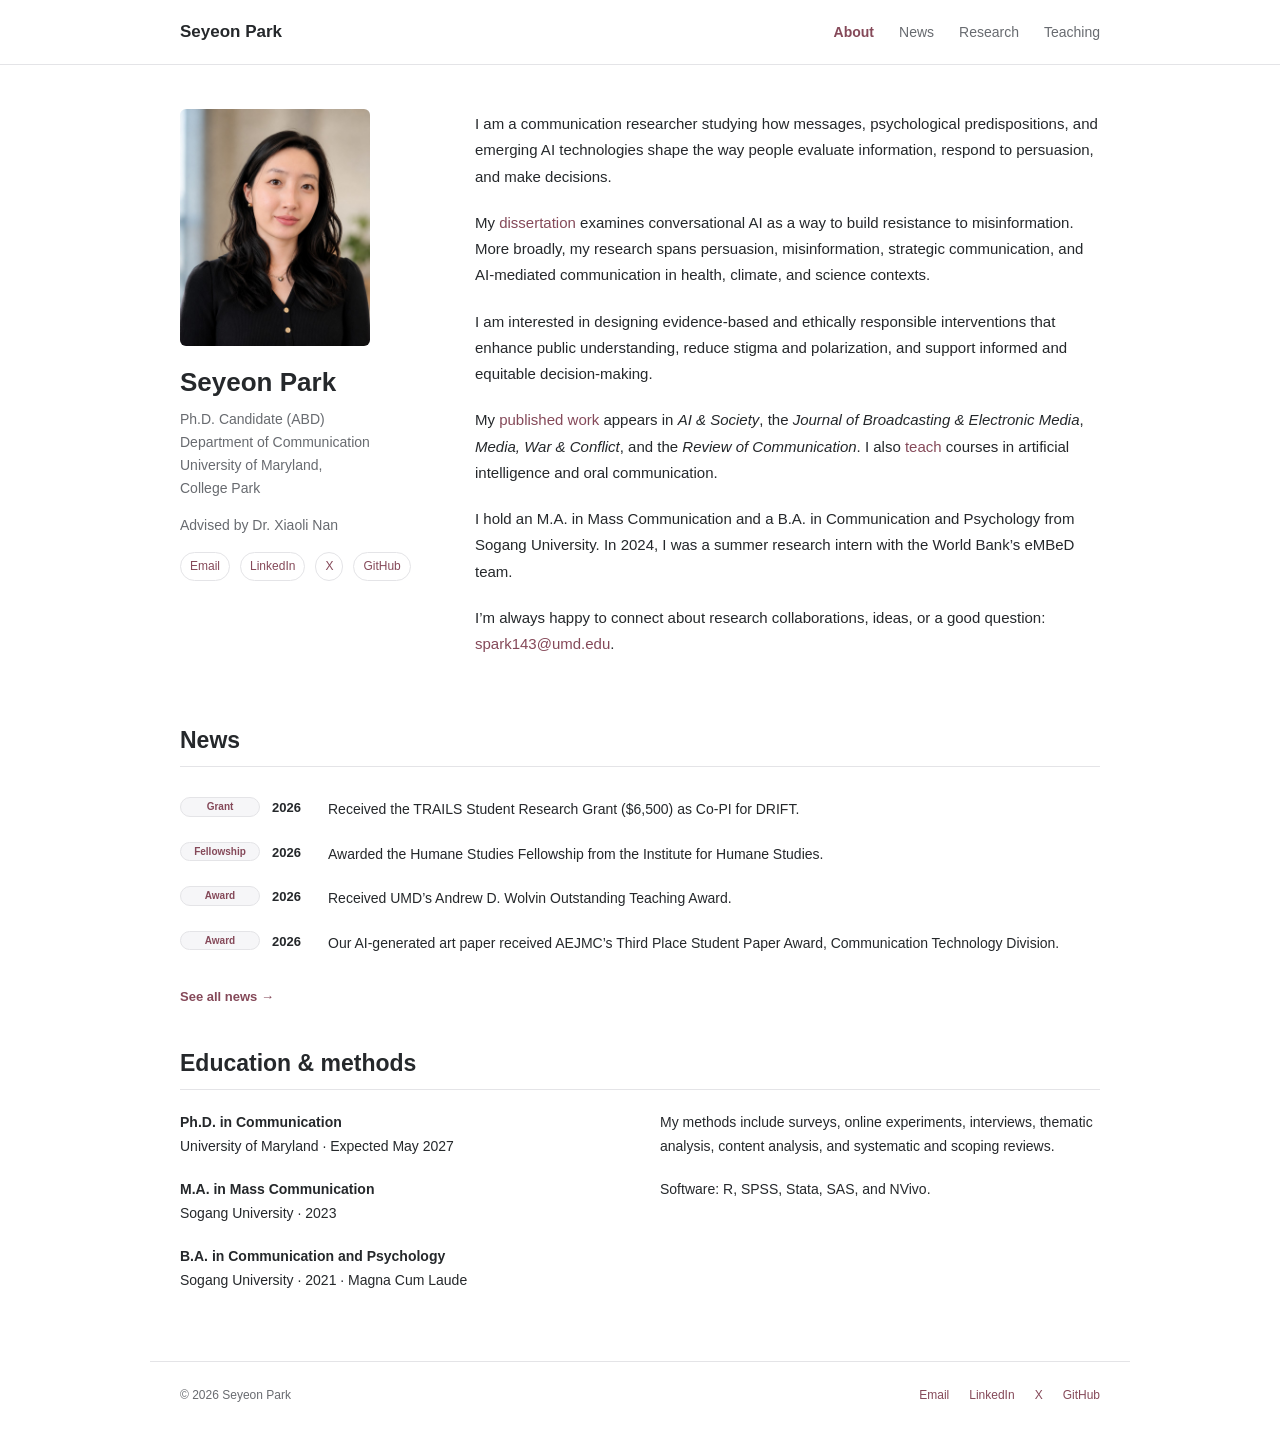
<file: index.html>
<!doctype html><html lang="en"><head><meta charset="utf-8"><meta name="viewport" content="width=device-width, initial-scale=1"><title>About — Seyeon Park</title><meta name="description" content="Seyeon Park, Ph.D. candidate in Communication at the University of Maryland. Research, teaching, and academic news."><link rel="stylesheet" href="academic.css?v=1"></head><body><a class="skip" href="#main">Skip to content</a><header><nav class="shell" aria-label="Main navigation"><a class="brand" href="index.html">Seyeon Park</a><div class="nav-links"><a href="index.html#about" aria-current="page">About</a><a href="news.html">News</a><a href="research.html">Research</a><a href="teaching.html">Teaching</a></div></nav></header><main id="main" class="shell"><section class="about-grid" id="about"><aside class="profile"><img src="portrait.jpg" alt="Portrait of Seyeon Park" width="800" height="1000" fetchpriority="high"><h1>Seyeon Park</h1><p>Ph.D. Candidate (ABD)<br>Department of Communication<br>University of Maryland,<br>College Park</p><p>Advised by Dr. Xiaoli Nan</p><div class="profile-links"><a href="mailto:spark143@umd.edu">Email</a><a href="https://www.linkedin.com/in/seyeon-park-784335153">LinkedIn</a><a href="https://x.com/seyeppi">X</a><a href="https://github.com/seyeon0330-netizen">GitHub</a></div></aside><div class="bio"><p>I am a communication researcher studying how messages, psychological predispositions, and emerging AI technologies shape the way people evaluate information, respond to persuasion, and make decisions.</p><p>My <a href="research.html#projects">dissertation</a> examines conversational AI as a way to build resistance to misinformation. More broadly, my research spans persuasion, misinformation, strategic communication, and AI-mediated communication in health, climate, and science contexts.</p><p>I am interested in designing evidence-based and ethically responsible interventions that enhance public understanding, reduce stigma and polarization, and support informed and equitable decision-making.</p><p>My <a href="research.html#publications">published work</a> appears in <em>AI &amp; Society</em>, the <em>Journal of Broadcasting &amp; Electronic Media</em>, <em>Media, War &amp; Conflict</em>, and the <em>Review of Communication</em>. I also <a href="teaching.html">teach</a> courses in artificial intelligence and oral communication.</p><p>I hold an M.A. in Mass Communication and a B.A. in Communication and Psychology from Sogang University. In 2024, I was a summer research intern with the World Bank’s eMBeD team.</p><p>I’m always happy to connect about research collaborations, ideas, or a good question: <a href="mailto:spark143@umd.edu">spark143@umd.edu</a>.</p></div></section><section class="home-news" id="news"><h2>News</h2><ul class="compact-news"><li><span class="badge">Grant</span><strong>2026</strong><span>Received the TRAILS Student Research Grant ($6,500) as Co-PI for DRIFT.</span></li><li><span class="badge">Fellowship</span><strong>2026</strong><span>Awarded the Humane Studies Fellowship from the Institute for Humane Studies.</span></li><li><span class="badge">Award</span><strong>2026</strong><span>Received UMD’s Andrew D. Wolvin Outstanding Teaching Award.</span></li><li><span class="badge">Award</span><strong>2026</strong><span>Our AI-generated art paper received AEJMC’s Third Place Student Paper Award, Communication Technology Division.</span></li></ul><a class="more" href="news.html">See all news →</a></section><section class="education-home" id="background"><h2>Education &amp; methods</h2><div class="two-column"><div><p><strong>Ph.D. in Communication</strong><br>University of Maryland · Expected May 2027</p><p><strong>M.A. in Mass Communication</strong><br>Sogang University · 2023</p><p><strong>B.A. in Communication and Psychology</strong><br>Sogang University · 2021 · Magna Cum Laude</p></div><div><p>My methods include surveys, online experiments, interviews, thematic analysis, content analysis, and systematic and scoping reviews.</p><p>Software: R, SPSS, Stata, SAS, and NVivo.</p></div></div></section></main><footer class="shell"><span>© 2026 Seyeon Park</span><a href="mailto:spark143@umd.edu">Email</a><a href="https://www.linkedin.com/in/seyeon-park-784335153">LinkedIn</a><a href="https://x.com/seyeppi">X</a><a href="https://github.com/seyeon0330-netizen">GitHub</a></footer></body></html>
</file>
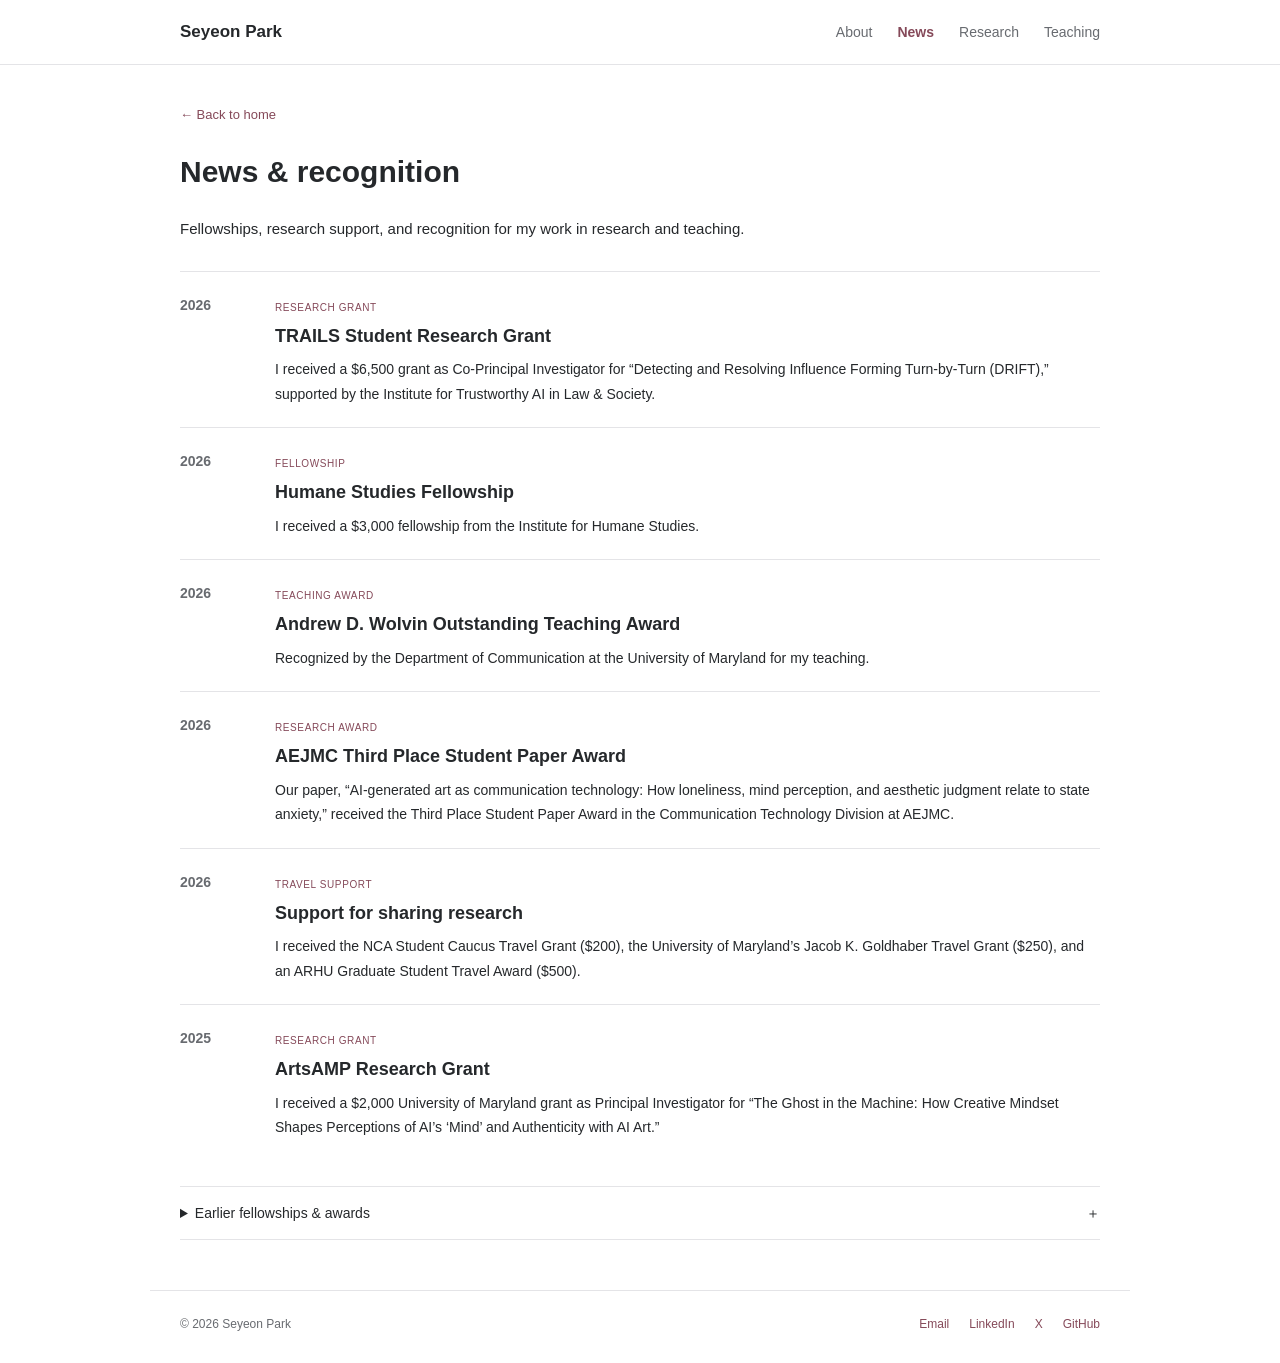
<file: news.html>
<!doctype html><html lang="en"><head><meta charset="utf-8"><meta name="viewport" content="width=device-width, initial-scale=1"><title>News — Seyeon Park</title><meta name="description" content="Seyeon Park, Ph.D. candidate in Communication at the University of Maryland. Research, teaching, and academic news."><link rel="stylesheet" href="academic.css?v=1"></head><body><a class="skip" href="#main">Skip to content</a><header><nav class="shell" aria-label="Main navigation"><a class="brand" href="index.html">Seyeon Park</a><div class="nav-links"><a href="index.html#about">About</a><a href="news.html" aria-current="page">News</a><a href="research.html">Research</a><a href="teaching.html">Teaching</a></div></nav></header><main id="main" class="shell"><a class="back" href="index.html">← Back to home</a><section class="news wrap" id="news" aria-labelledby="news-title"><h1 id="news-title">News &amp; recognition</h1><p class="page-intro">Fellowships, research support, and recognition for my work in research and teaching.</p><ol class="news-list">
<li><time datetime="2026">2026</time><div><span class="news-category">RESEARCH GRANT</span><h3>TRAILS Student Research Grant</h3><p>I received a $6,500 grant as Co-Principal Investigator for “Detecting and Resolving Influence Forming Turn-by-Turn (DRIFT),” supported by the Institute for Trustworthy AI in Law &amp; Society.</p></div></li>
<li><time datetime="2026">2026</time><div><span class="news-category">FELLOWSHIP</span><h3>Humane Studies Fellowship</h3><p>I received a $3,000 fellowship from the Institute for Humane Studies.</p></div></li>
<li><time datetime="2026">2026</time><div><span class="news-category">TEACHING AWARD</span><h3>Andrew D. Wolvin Outstanding Teaching Award</h3><p>Recognized by the Department of Communication at the University of Maryland for my teaching.</p></div></li>
<li><time datetime="2026">2026</time><div><span class="news-category">RESEARCH AWARD</span><h3>AEJMC Third Place Student Paper Award</h3><p>Our paper, “AI-generated art as communication technology: How loneliness, mind perception, and aesthetic judgment relate to state anxiety,” received the Third Place Student Paper Award in the Communication Technology Division at AEJMC.</p></div></li>
<li><time datetime="2026">2026</time><div><span class="news-category">TRAVEL SUPPORT</span><h3>Support for sharing research</h3><p>I received the NCA Student Caucus Travel Grant ($200), the University of Maryland’s Jacob K. Goldhaber Travel Grant ($250), and an ARHU Graduate Student Travel Award ($500).</p></div></li>
<li><time datetime="2025">2025</time><div><span class="news-category">RESEARCH GRANT</span><h3>ArtsAMP Research Grant</h3><p>I received a $2,000 University of Maryland grant as Principal Investigator for “The Ghost in the Machine: How Creative Mindset Shapes Perceptions of AI’s ‘Mind’ and Authenticity with AI Art.”</p></div></li>
</ol><details class="news-archive"><summary>Earlier fellowships &amp; awards <span aria-hidden="true">＋</span></summary><ul>
<li><strong>2024</strong><div><h3>Graduate School Summer Internship Fellowship</h3><p>$5,000 from the University of Maryland Graduate School, supporting my World Bank internship.</p></div></li>
<li><strong>2024</strong><div><h3>ARHU Summer Fellowship</h3><p>$1,300 from the College of Arts and Humanities, University of Maryland.</p></div></li>
<li><strong>2024</strong><div><h3>Top Graduate Poster Award</h3><p>Eastern Communication Association, for my research on counterspeech in crime news.</p></div></li>
<li><strong>2023–2025</strong><div><h3>Dean’s Fellowship</h3><p>$15,000 from the Department of Communication, University of Maryland (Fall 2023–Fall 2025).</p></div></li>
<li><strong>2022</strong><div><h3>Outstanding Service Award</h3><p>Korean Health Communication Association.</p></div></li>
<li><strong>2021–2022</strong><div><h3>Albatross Academic Excellence Fellowship</h3><p>Full scholarship at Sogang University (Spring 2021–Fall 2022).</p></div></li>
<li><strong>2021</strong><div><h3>Third Place Student Paper Award</h3><p>Korean Labor &amp; Income Panel Economic Association.</p></div></li>
<li><strong>2020</strong><div><h3>Scholarships &amp; competition awards</h3><p>JUMP Bachelor–Master’s Program Scholarship, Sogang University; Scholarship for Excellence, Jinmyeong Scholarship Foundation; Second Place, Sogang Public Diplomacy Idea Competition; and Third Place, Post-COVID Social Contribution Idea Competition, The Better Future (Chosun Ilbo) &amp; Hyundai Marine &amp; Fire Insurance.</p></div></li>
<li><strong>2019</strong><div><h3>Promotional Video Competition · Fourth Place</h3><p>Competition to Eradicate Sexual Harassment and Sexual Violence, Ministry of Gender Equality and Family, Republic of Korea.</p></div></li>
</ul></details></section>
</main><footer class="shell"><span>© 2026 Seyeon Park</span><a href="mailto:spark143@umd.edu">Email</a><a href="https://www.linkedin.com/in/seyeon-park-784335153">LinkedIn</a><a href="https://x.com/seyeppi">X</a><a href="https://github.com/seyeon0330-netizen">GitHub</a></footer></body></html>
</file>
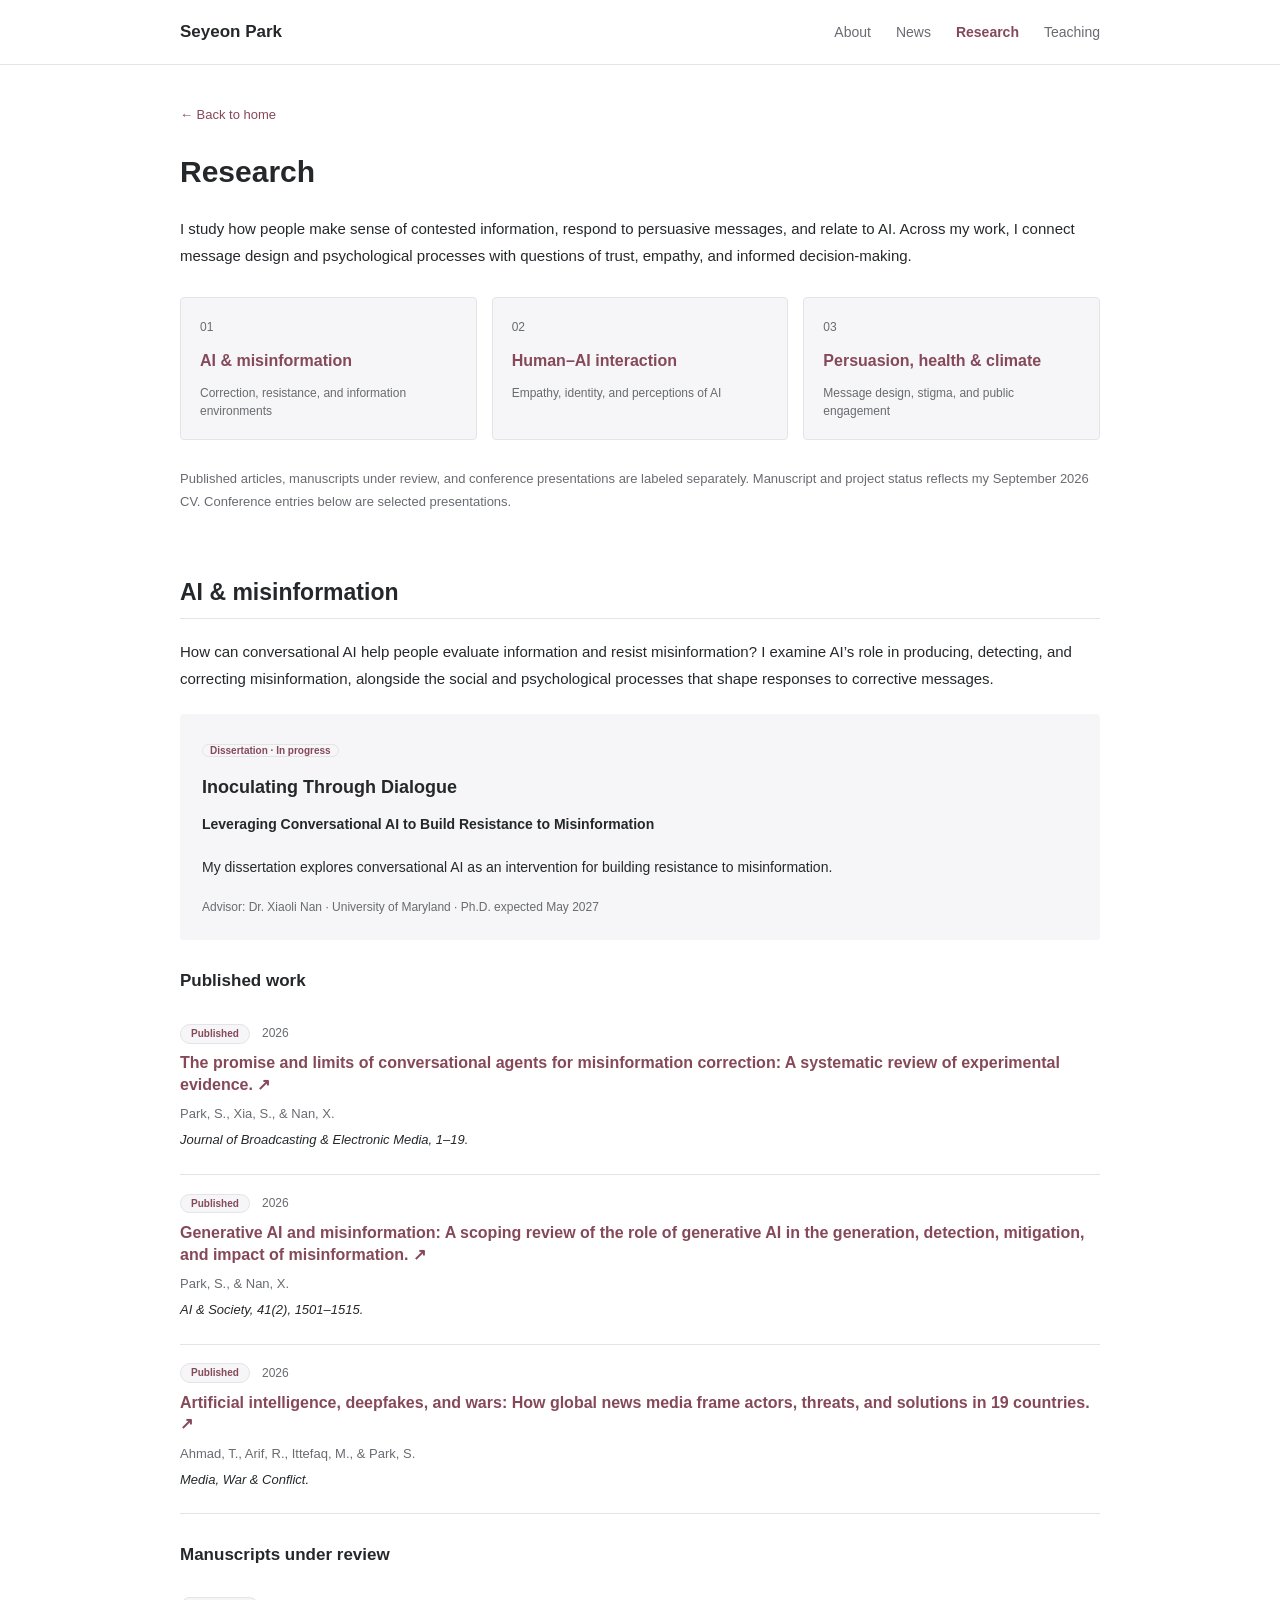
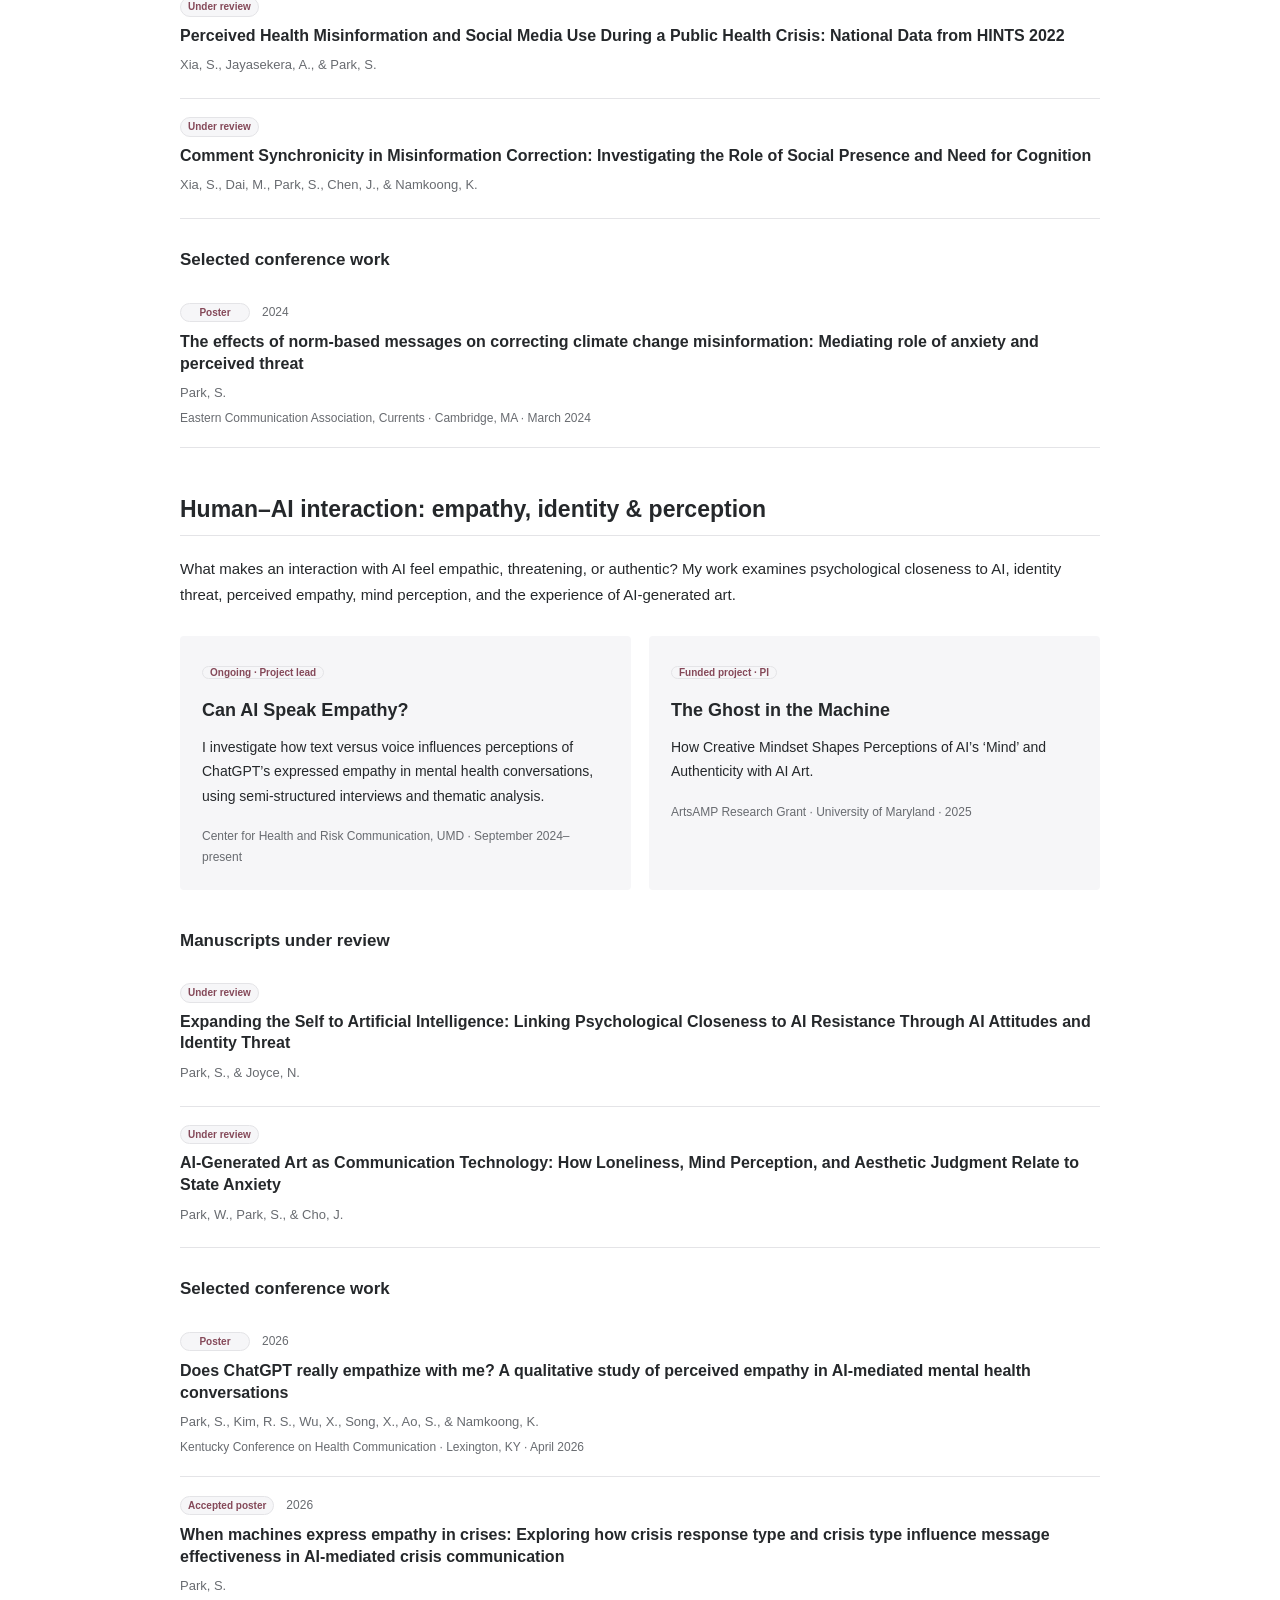
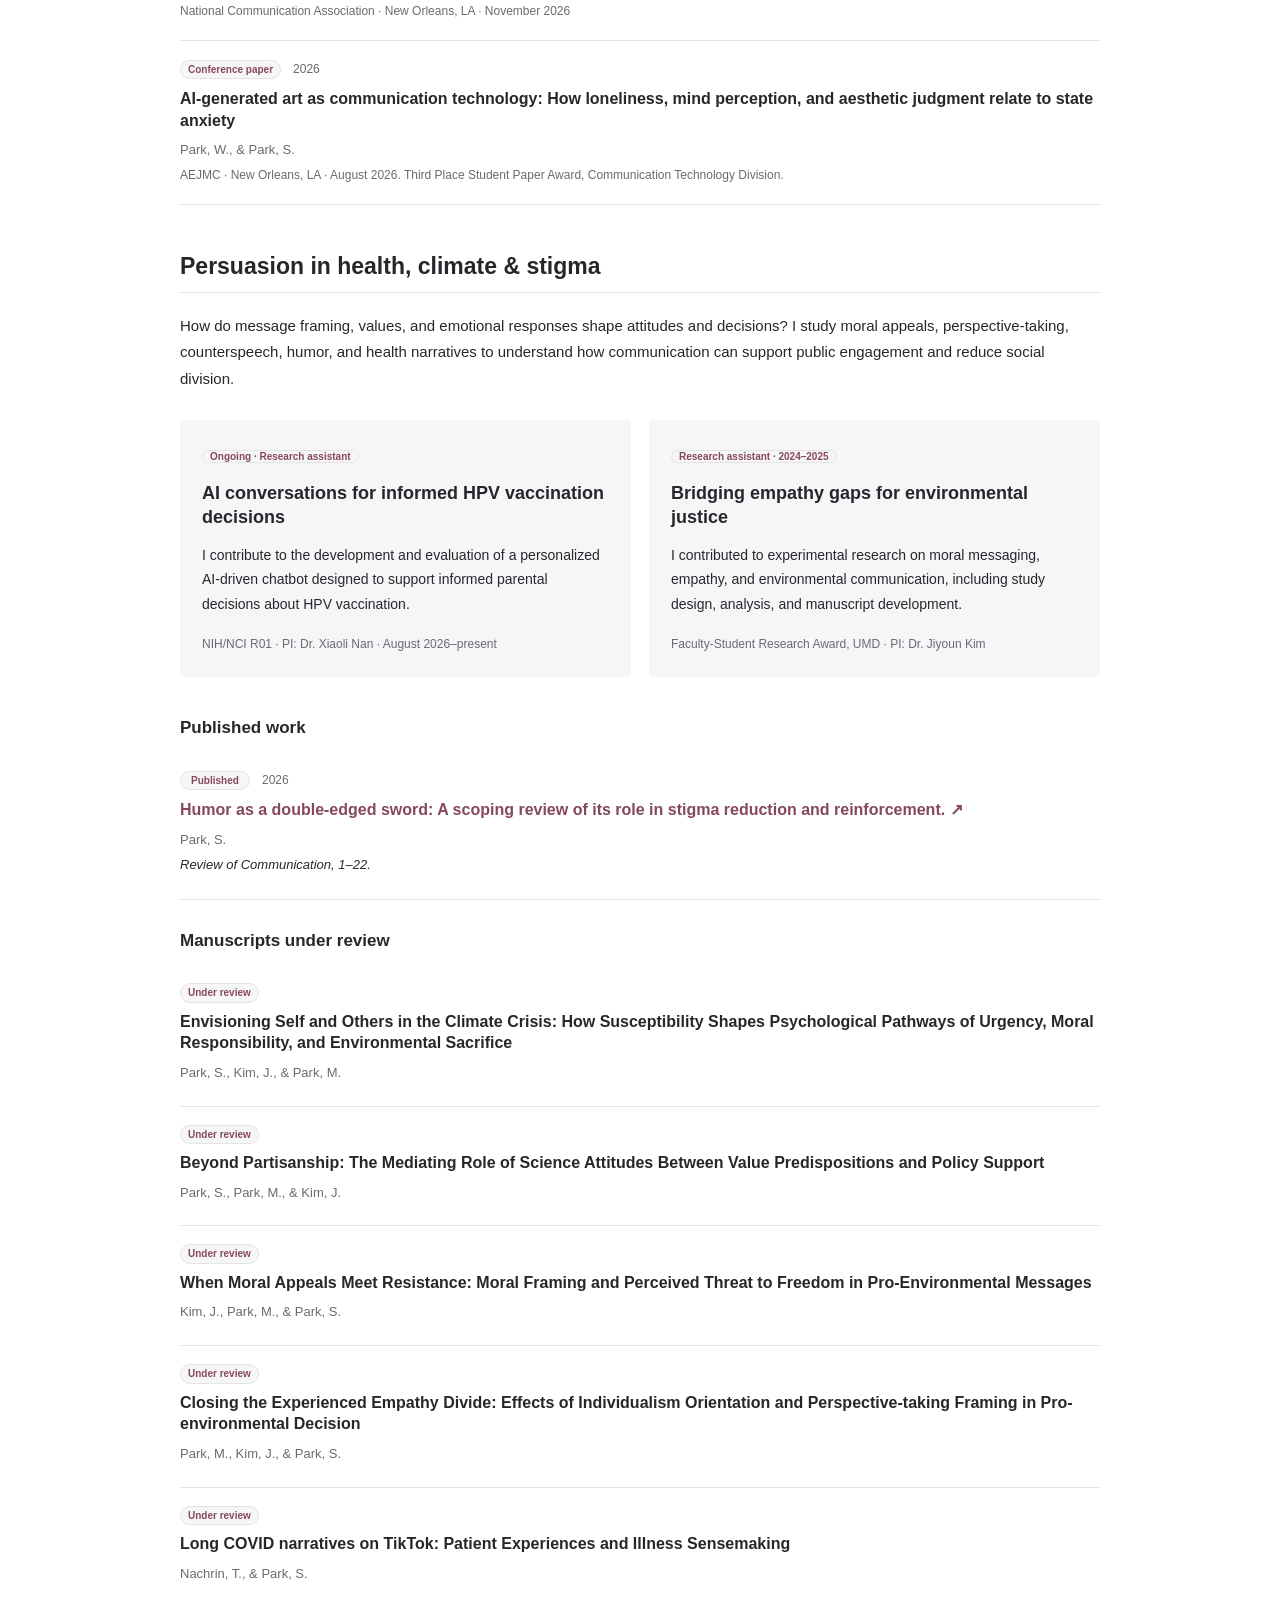
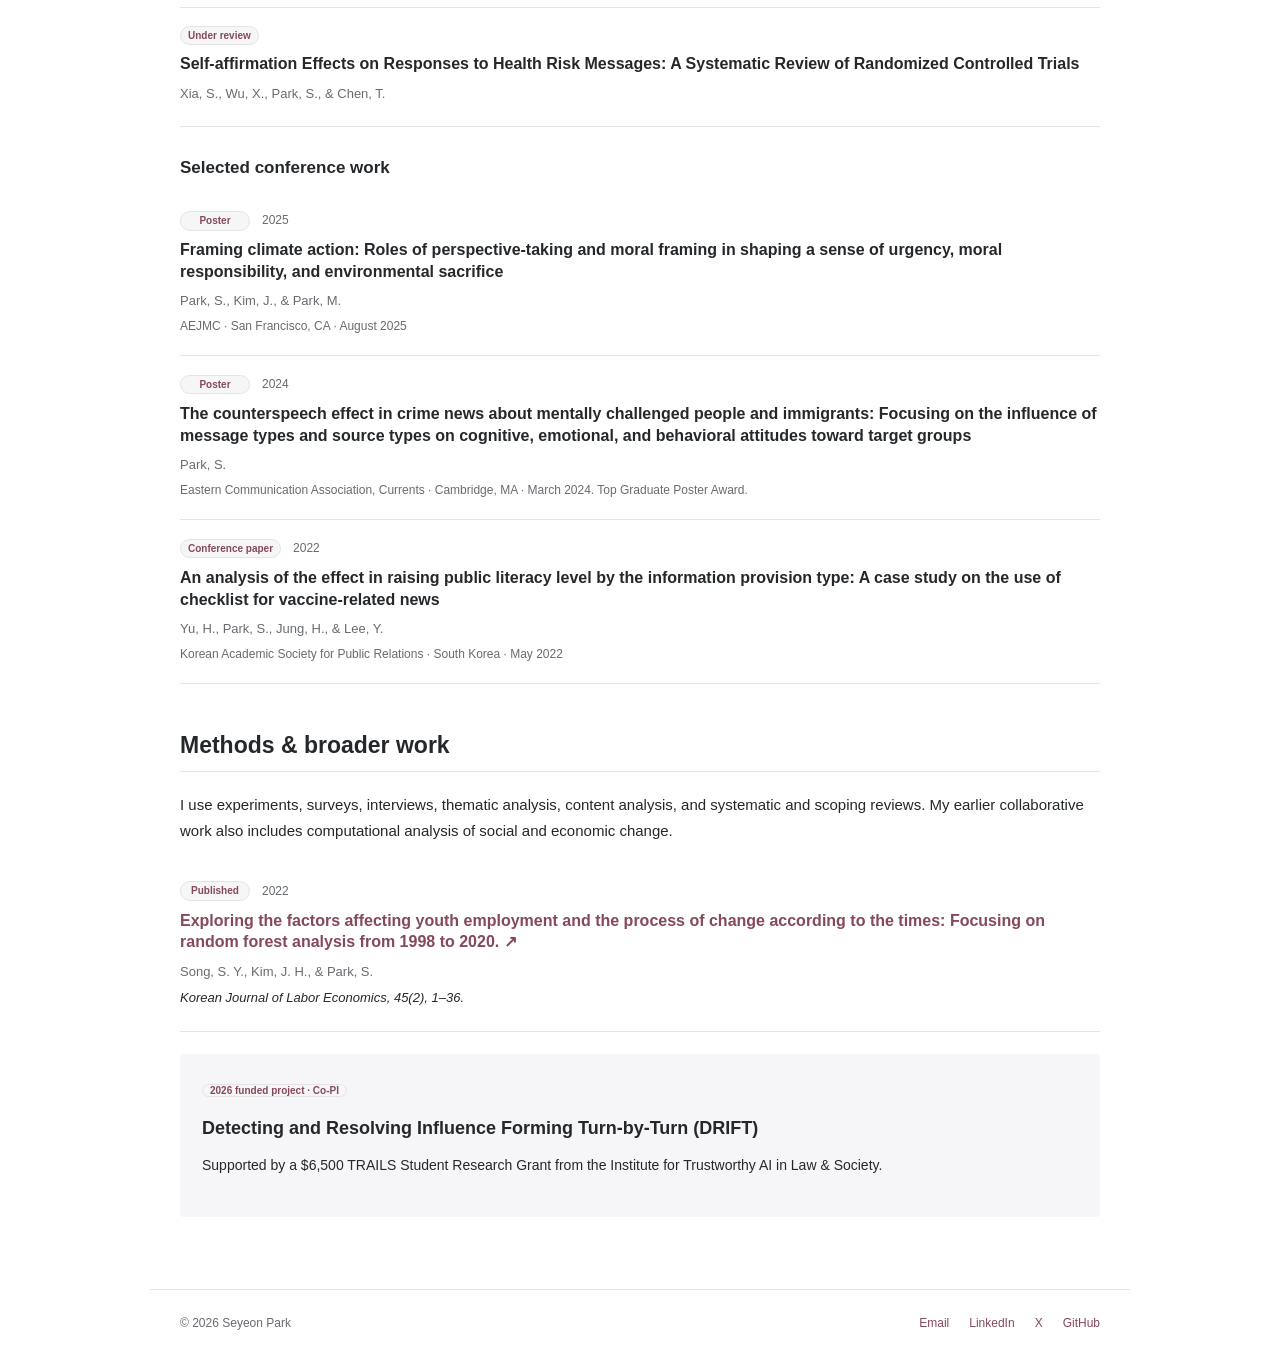
<file: research.html>
<!doctype html><html lang="en"><head><meta charset="utf-8"><meta name="viewport" content="width=device-width, initial-scale=1"><title>Research — Seyeon Park</title><meta name="description" content="Seyeon Park, Ph.D. candidate in Communication at the University of Maryland. Research, teaching, and academic news."><link rel="stylesheet" href="academic.css?v=1"></head><body><a class="skip" href="#main">Skip to content</a><header><nav class="shell" aria-label="Main navigation"><a class="brand" href="index.html">Seyeon Park</a><div class="nav-links"><a href="index.html#about">About</a><a href="news.html">News</a><a href="research.html" aria-current="page">Research</a><a href="teaching.html">Teaching</a></div></nav></header><main id="main" class="shell"><a class="back" href="index.html">← Back to home</a><h1>Research</h1><p class="page-intro">I study how people make sense of contested information, respond to persuasive messages, and relate to AI. Across my work, I connect message design and psychological processes with questions of trust, empathy, and informed decision-making.</p><nav class="focus-map" aria-label="Research themes"><a href="#ai-misinformation"><span>01</span><strong>AI &amp; misinformation</strong><small>Correction, resistance, and information environments</small></a><a href="#human-ai"><span>02</span><strong>Human–AI interaction</strong><small>Empathy, identity, and perceptions of AI</small></a><a href="#persuasion"><span>03</span><strong>Persuasion, health &amp; climate</strong><small>Message design, stigma, and public engagement</small></a></nav><p class="status-note">Published articles, manuscripts under review, and conference presentations are labeled separately. Manuscript and project status reflects my September 2026 CV. Conference entries below are selected presentations.</p>
<section class="theme" id="ai-misinformation"><h2>AI &amp; misinformation</h2><p>How can conversational AI help people evaluate information and resist misinformation? I examine AI’s role in producing, detecting, and correcting misinformation, alongside the social and psychological processes that shape responses to corrective messages.</p><article class="research-feature" id="projects"><span class="badge">Dissertation · In progress</span><h3>Inoculating Through Dialogue</h3><p><strong>Leveraging Conversational AI to Build Resistance to Misinformation</strong></p><p>My dissertation explores conversational AI as an intervention for building resistance to misinformation.</p><p class="venue">Advisor: Dr. Xiaoli Nan · University of Maryland · Ph.D. expected May 2027</p></article><h3 id="publications">Published work</h3><ul class="work-list"><li><div class="work-status"><span class="badge">Published</span><span>2026</span></div><h4><a href="https://doi.org/10.1080/08838151.2026.2665298">The promise and limits of conversational agents for misinformation correction: A systematic review of experimental evidence. ↗</a></h4><p class="authors">Park, S., Xia, S., &amp; Nan, X.</p><p class="journal">Journal of Broadcasting &amp; Electronic Media, 1–19.</p></li><li><div class="work-status"><span class="badge">Published</span><span>2026</span></div><h4><a href="https://doi.org/10.1007/s00146-025-02620-3">Generative AI and misinformation: A scoping review of the role of generative AI in the generation, detection, mitigation, and impact of misinformation. ↗</a></h4><p class="authors">Park, S., &amp; Nan, X.</p><p class="journal">AI &amp; Society, 41(2), 1501–1515.</p></li><li><div class="work-status"><span class="badge">Published</span><span>2026</span></div><h4><a href="https://doi.org/10.1177/17506352261424826">Artificial intelligence, deepfakes, and wars: How global news media frame actors, threats, and solutions in 19 countries. ↗</a></h4><p class="authors">Ahmad, T., Arif, R., Ittefaq, M., &amp; Park, S.</p><p class="journal">Media, War &amp; Conflict.</p></li></ul><h3>Manuscripts under review</h3><ul class="work-list"><li><div class="work-status"><span class="badge">Under review</span></div><h4>Perceived Health Misinformation and Social Media Use During a Public Health Crisis: National Data from HINTS 2022</h4><p class="authors">Xia, S., Jayasekera, A., &amp; Park, S.</p></li><li><div class="work-status"><span class="badge">Under review</span></div><h4>Comment Synchronicity in Misinformation Correction: Investigating the Role of Social Presence and Need for Cognition</h4><p class="authors">Xia, S., Dai, M., Park, S., Chen, J., &amp; Namkoong, K.</p></li></ul><h3>Selected conference work</h3><ul class="work-list"><li><div class="work-status"><span class="badge">Poster</span><span>2024</span></div><h4>The effects of norm-based messages on correcting climate change misinformation: Mediating role of anxiety and perceived threat</h4><p class="authors">Park, S.</p><p class="venue">Eastern Communication Association, Currents · Cambridge, MA · March 2024</p></li></ul></section>
<section class="theme" id="human-ai"><h2>Human–AI interaction: empathy, identity &amp; perception</h2><p>What makes an interaction with AI feel empathic, threatening, or authentic? My work examines psychological closeness to AI, identity threat, perceived empathy, mind perception, and the experience of AI-generated art.</p><div class="theme-projects"><article class="research-feature"><span class="badge">Ongoing · Project lead</span><h3>Can AI Speak Empathy?</h3><p>I investigate how text versus voice influences perceptions of ChatGPT’s expressed empathy in mental health conversations, using semi-structured interviews and thematic analysis.</p><p class="venue">Center for Health and Risk Communication, UMD · September 2024–present</p></article><article class="research-feature"><span class="badge">Funded project · PI</span><h3>The Ghost in the Machine</h3><p>How Creative Mindset Shapes Perceptions of AI’s ‘Mind’ and Authenticity with AI Art.</p><p class="venue">ArtsAMP Research Grant · University of Maryland · 2025</p></article></div><h3>Manuscripts under review</h3><ul class="work-list"><li><div class="work-status"><span class="badge">Under review</span></div><h4>Expanding the Self to Artificial Intelligence: Linking Psychological Closeness to AI Resistance Through AI Attitudes and Identity Threat</h4><p class="authors">Park, S., &amp; Joyce, N.</p></li><li><div class="work-status"><span class="badge">Under review</span></div><h4>AI-Generated Art as Communication Technology: How Loneliness, Mind Perception, and Aesthetic Judgment Relate to State Anxiety</h4><p class="authors">Park, W., Park, S., &amp; Cho, J.</p></li></ul><h3>Selected conference work</h3><ul class="work-list"><li><div class="work-status"><span class="badge">Poster</span><span>2026</span></div><h4>Does ChatGPT really empathize with me? A qualitative study of perceived empathy in AI-mediated mental health conversations</h4><p class="authors">Park, S., Kim, R. S., Wu, X., Song, X., Ao, S., &amp; Namkoong, K.</p><p class="venue">Kentucky Conference on Health Communication · Lexington, KY · April 2026</p></li><li><div class="work-status"><span class="badge">Accepted poster</span><span>2026</span></div><h4>When machines express empathy in crises: Exploring how crisis response type and crisis type influence message effectiveness in AI-mediated crisis communication</h4><p class="authors">Park, S.</p><p class="venue">National Communication Association · New Orleans, LA · November 2026</p></li><li><div class="work-status"><span class="badge">Conference paper</span><span>2026</span></div><h4>AI-generated art as communication technology: How loneliness, mind perception, and aesthetic judgment relate to state anxiety</h4><p class="authors">Park, W., &amp; Park, S.</p><p class="venue">AEJMC · New Orleans, LA · August 2026. Third Place Student Paper Award, Communication Technology Division.</p></li></ul></section>
<section class="theme" id="persuasion"><h2>Persuasion in health, climate &amp; stigma</h2><p>How do message framing, values, and emotional responses shape attitudes and decisions? I study moral appeals, perspective-taking, counterspeech, humor, and health narratives to understand how communication can support public engagement and reduce social division.</p><div class="theme-projects"><article class="research-feature"><span class="badge">Ongoing · Research assistant</span><h3>AI conversations for informed HPV vaccination decisions</h3><p>I contribute to the development and evaluation of a personalized AI-driven chatbot designed to support informed parental decisions about HPV vaccination.</p><p class="venue">NIH/NCI R01 · PI: Dr. Xiaoli Nan · August 2026–present</p></article><article class="research-feature"><span class="badge">Research assistant · 2024–2025</span><h3>Bridging empathy gaps for environmental justice</h3><p>I contributed to experimental research on moral messaging, empathy, and environmental communication, including study design, analysis, and manuscript development.</p><p class="venue">Faculty-Student Research Award, UMD · PI: Dr. Jiyoun Kim</p></article></div><h3>Published work</h3><ul class="work-list"><li><div class="work-status"><span class="badge">Published</span><span>2026</span></div><h4><a href="https://doi.org/10.1080/15358593.2026.2626318">Humor as a double-edged sword: A scoping review of its role in stigma reduction and reinforcement. ↗</a></h4><p class="authors">Park, S.</p><p class="journal">Review of Communication, 1–22.</p></li></ul><h3>Manuscripts under review</h3><ul class="work-list"><li><div class="work-status"><span class="badge">Under review</span></div><h4>Envisioning Self and Others in the Climate Crisis: How Susceptibility Shapes Psychological Pathways of Urgency, Moral Responsibility, and Environmental Sacrifice</h4><p class="authors">Park, S., Kim, J., &amp; Park, M.</p></li><li><div class="work-status"><span class="badge">Under review</span></div><h4>Beyond Partisanship: The Mediating Role of Science Attitudes Between Value Predispositions and Policy Support</h4><p class="authors">Park, S., Park, M., &amp; Kim, J.</p></li><li><div class="work-status"><span class="badge">Under review</span></div><h4>When Moral Appeals Meet Resistance: Moral Framing and Perceived Threat to Freedom in Pro-Environmental Messages</h4><p class="authors">Kim, J., Park, M., &amp; Park, S.</p></li><li><div class="work-status"><span class="badge">Under review</span></div><h4>Closing the Experienced Empathy Divide: Effects of Individualism Orientation and Perspective-taking Framing in Pro-environmental Decision</h4><p class="authors">Park, M., Kim, J., &amp; Park, S.</p></li><li><div class="work-status"><span class="badge">Under review</span></div><h4>Long COVID narratives on TikTok: Patient Experiences and Illness Sensemaking</h4><p class="authors">Nachrin, T., &amp; Park, S.</p></li><li><div class="work-status"><span class="badge">Under review</span></div><h4>Self-affirmation Effects on Responses to Health Risk Messages: A Systematic Review of Randomized Controlled Trials</h4><p class="authors">Xia, S., Wu, X., Park, S., &amp; Chen, T.</p></li></ul><h3>Selected conference work</h3><ul class="work-list"><li><div class="work-status"><span class="badge">Poster</span><span>2025</span></div><h4>Framing climate action: Roles of perspective-taking and moral framing in shaping a sense of urgency, moral responsibility, and environmental sacrifice</h4><p class="authors">Park, S., Kim, J., &amp; Park, M.</p><p class="venue">AEJMC · San Francisco, CA · August 2025</p></li><li><div class="work-status"><span class="badge">Poster</span><span>2024</span></div><h4>The counterspeech effect in crime news about mentally challenged people and immigrants: Focusing on the influence of message types and source types on cognitive, emotional, and behavioral attitudes toward target groups</h4><p class="authors">Park, S.</p><p class="venue">Eastern Communication Association, Currents · Cambridge, MA · March 2024. Top Graduate Poster Award.</p></li><li><div class="work-status"><span class="badge">Conference paper</span><span>2022</span></div><h4>An analysis of the effect in raising public literacy level by the information provision type: A case study on the use of checklist for vaccine-related news</h4><p class="authors">Yu, H., Park, S., Jung, H., &amp; Lee, Y.</p><p class="venue">Korean Academic Society for Public Relations · South Korea · May 2022</p></li></ul></section>
<section class="theme" id="methods"><h2>Methods &amp; broader work</h2><p>I use experiments, surveys, interviews, thematic analysis, content analysis, and systematic and scoping reviews. My earlier collaborative work also includes computational analysis of social and economic change.</p><ul class="work-list"><li><div class="work-status"><span class="badge">Published</span><span>2022</span></div><h4><a href="https://doi.org/10.23416/klea.2022.45.2.001">Exploring the factors affecting youth employment and the process of change according to the times: Focusing on random forest analysis from 1998 to 2020. ↗</a></h4><p class="authors">Song, S. Y., Kim, J. H., &amp; Park, S.</p><p class="journal">Korean Journal of Labor Economics, 45(2), 1–36.</p></li></ul><article class="research-feature"><span class="badge">2026 funded project · Co-PI</span><h3>Detecting and Resolving Influence Forming Turn-by-Turn (DRIFT)</h3><p>Supported by a $6,500 TRAILS Student Research Grant from the Institute for Trustworthy AI in Law &amp; Society.</p></article></section></main><footer class="shell"><span>© 2026 Seyeon Park</span><a href="mailto:spark143@umd.edu">Email</a><a href="https://www.linkedin.com/in/seyeon-park-784335153">LinkedIn</a><a href="https://x.com/seyeppi">X</a><a href="https://github.com/seyeon0330-netizen">GitHub</a></footer></body></html>
</file>
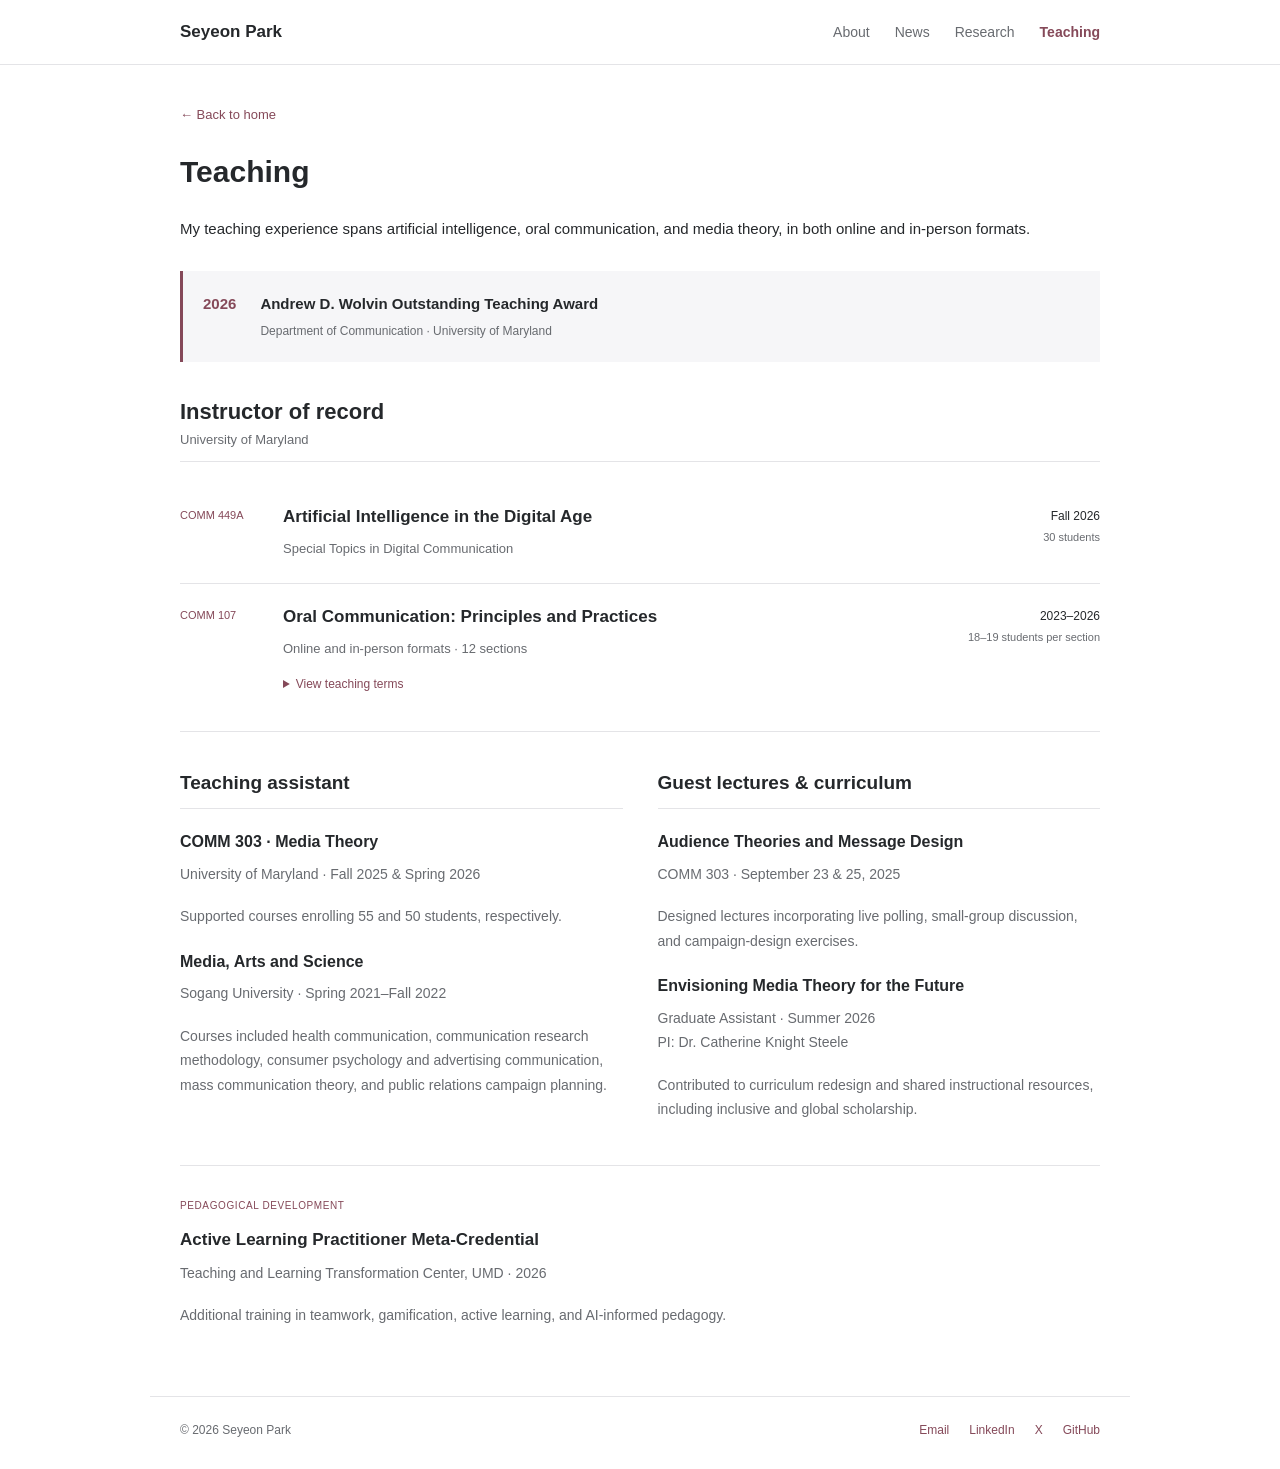
<file: teaching.html>
<!doctype html><html lang="en"><head><meta charset="utf-8"><meta name="viewport" content="width=device-width, initial-scale=1"><title>Teaching — Seyeon Park</title><meta name="description" content="Seyeon Park, Ph.D. candidate in Communication at the University of Maryland. Research, teaching, and academic news."><link rel="stylesheet" href="academic.css?v=1"></head><body><a class="skip" href="#main">Skip to content</a><header><nav class="shell" aria-label="Main navigation"><a class="brand" href="index.html">Seyeon Park</a><div class="nav-links"><a href="index.html#about">About</a><a href="news.html">News</a><a href="research.html">Research</a><a href="teaching.html" aria-current="page">Teaching</a></div></nav></header><main id="main" class="shell"><a class="back" href="index.html">← Back to home</a><section class="teaching wrap" id="teaching"><h1>Teaching</h1><p class="page-intro">My teaching experience spans artificial intelligence, oral communication, and media theory, in both online and in-person formats.</p><aside class="teaching-award"><span class="award-year">2026</span><div><strong>Andrew D. Wolvin Outstanding Teaching Award</strong><p>Department of Communication · University of Maryland</p></div></aside><h3 class="group-heading">Instructor of record <span>University of Maryland</span></h3><div class="course"><div class="course-code">COMM 449A</div><div><h4>Artificial Intelligence in the Digital Age</h4><p>Special Topics in Digital Communication</p></div><div class="course-term">Fall 2026<br><span>30 students</span></div></div><div class="course"><div class="course-code">COMM 107</div><div><h4>Oral Communication: Principles and Practices</h4><p>Online and in-person formats · 12 sections</p><details class="terms"><summary>View teaching terms</summary><p>Fall 2023; Spring, Summer, and Fall 2024; Winter and Spring 2025; Winter and Summer 2026. Two sections each in Fall 2023, Spring 2024, Fall 2024, and Spring 2025.</p></details></div><div class="course-term">2023–2026<br><span>18–19 students per section</span></div></div><div class="teaching-grid"><article><h3>Teaching assistant</h3><h4>COMM 303 · Media Theory</h4><p>University of Maryland · Fall 2025 &amp; Spring 2026</p><p>Supported courses enrolling 55 and 50 students, respectively.</p><h4>Media, Arts and Science</h4><p>Sogang University · Spring 2021–Fall 2022</p><p>Courses included health communication, communication research methodology, consumer psychology and advertising communication, mass communication theory, and public relations campaign planning.</p></article><article><h3>Guest lectures &amp; curriculum</h3><h4>Audience Theories and Message Design</h4><p>COMM 303 · September 23 &amp; 25, 2025</p><p>Designed lectures incorporating live polling, small-group discussion, and campaign-design exercises.</p><h4>Envisioning Media Theory for the Future</h4><p>Graduate Assistant · Summer 2026<br>PI: Dr. Catherine Knight Steele</p><p>Contributed to curriculum redesign and shared instructional resources, including inclusive and global scholarship.</p></article></div><div class="credential"><span class="eyebrow">PEDAGOGICAL DEVELOPMENT</span><h4>Active Learning Practitioner Meta-Credential</h4><p>Teaching and Learning Transformation Center, UMD · 2026</p><p>Additional training in teamwork, gamification, active learning, and AI-informed pedagogy.</p></div></section></main><footer class="shell"><span>© 2026 Seyeon Park</span><a href="mailto:spark143@umd.edu">Email</a><a href="https://www.linkedin.com/in/seyeon-park-784335153">LinkedIn</a><a href="https://x.com/seyeppi">X</a><a href="https://github.com/seyeon0330-netizen">GitHub</a></footer></body></html>
</file>
<file: academic.css>
:root{--ink:#25282b;--muted:#686b70;--accent:#854959;--line:#e4e4e7;--wash:#f6f6f8}*{box-sizing:border-box}html{scroll-padding-top:85px}body{margin:0;background:#fff;color:var(--ink);font:15px/1.75 'Segoe UI',Arial,sans-serif}a{color:var(--accent);text-decoration:none}a:hover{text-decoration:underline;text-underline-offset:3px}a:focus-visible,summary:focus-visible{outline:2px solid var(--accent);outline-offset:4px}.shell{max-width:980px;margin:auto;padding-left:30px;padding-right:30px}header{position:sticky;top:0;background:rgba(255,255,255,.97);border-bottom:1px solid var(--line);z-index:10}header nav{min-height:64px;display:flex;align-items:center;justify-content:space-between;gap:30px}.brand{font-size:17px;font-weight:700;color:var(--ink)}.nav-links{display:flex;gap:25px}.nav-links a{color:var(--muted);font-size:14px}.nav-links a[aria-current=page]{color:var(--accent);font-weight:600}main{padding-top:36px;padding-bottom:50px}h1,h2,h3,h4{line-height:1.35;color:var(--ink)}h1{font-size:30px;margin:20px 0 24px}h2{font-size:23px;border-bottom:1px solid var(--line);padding-bottom:10px;margin:38px 0 20px}h3{font-size:19px;margin:0 0 10px}h4{font-size:17px;margin:0 0 9px}p{margin:0 0 18px}.about-grid{display:grid;grid-template-columns:240px 1fr;gap:55px;padding-top:8px}.profile img{width:190px;height:237px;object-fit:cover;border-radius:6px;display:block;margin-bottom:19px}.profile h1{font-size:26px;margin:0 0 8px}.profile p{font-size:14px;line-height:1.65;color:var(--muted);margin-bottom:14px}.profile-links{display:flex;gap:10px;flex-wrap:wrap}.profile-links a{font-size:12px;padding:3px 9px;border:1px solid var(--line);border-radius:20px}.bio{padding-top:2px}.bio p{margin-bottom:20px}.home-news{margin-top:48px}.compact-news{list-style:none;padding:0;margin:0 0 18px}.compact-news li{display:grid;grid-template-columns:80px 44px 1fr;gap:12px;padding:10px 0;align-items:start}.badge{font-size:10px;font-weight:600;color:var(--accent);background:var(--wash);border:1px solid var(--line);border-radius:12px;padding:0 7px;text-align:center}.compact-news strong{font-size:13px}.compact-news li>span:last-child{font-size:14px}.more{font-weight:600;font-size:13px}.two-column{display:grid;grid-template-columns:1fr 1fr;gap:40px}.education-home p{font-size:14px}.back{font-size:13px;display:inline-block;margin:0 0 5px}.page-intro{margin-bottom:28px}.interest-tags{display:flex;gap:9px;flex-wrap:wrap;margin-bottom:24px}.interest-tags span{font-size:12px;padding:4px 10px;background:var(--wash);border-radius:4px}.research-jump{display:flex;flex-wrap:wrap;gap:24px;padding:15px 0;border-top:1px solid var(--line);border-bottom:1px solid var(--line);font-size:13px}.research-jump span{color:var(--muted);font-size:11px;margin-left:4px}.research-subsection{padding-top:35px;scroll-margin-top:85px}.group-heading{font-size:22px;border-bottom:1px solid var(--line);padding-bottom:12px;margin-bottom:22px}.publications{list-style:none;padding:0;margin:0}.publications>li{display:grid;grid-template-columns:45px 1fr;gap:20px;padding:19px 0;border-bottom:1px solid var(--line)}.pub-year{color:var(--muted);font-size:13px}.paper-topic,.project-status,.eyebrow,.news-category{font-size:10px;letter-spacing:.6px;color:var(--accent);text-transform:uppercase}.publications h4{font-size:17px;font-weight:600;margin:5px 0 8px}.authors{font-size:13px;color:var(--muted);margin-bottom:3px}.journal{font-size:13px;font-style:italic;margin-bottom:4px}.doi{font-size:12px}.project-grid{display:grid;grid-template-columns:1fr 1fr;gap:20px}.project{background:var(--wash);padding:23px;border-radius:4px}.project h4{margin-top:12px;font-size:18px}.project p{font-size:14px}.project-subtitle{font-weight:500}.project-meta{font-size:12px!important;color:var(--muted);border-top:1px solid var(--line);padding-top:12px;margin-bottom:0}.status-note{font-size:13px;color:var(--muted)}summary{cursor:pointer;font-size:14px;padding:14px 0}summary span{float:right}.review-details,.news-archive{border-top:1px solid var(--line);border-bottom:1px solid var(--line)}.review-list{padding-left:22px}.review-list li{padding:14px 0;border-top:1px solid var(--line)}.review-list h4{font-size:16px}.review-list p{font-size:12px;color:var(--muted);margin-bottom:0}.review-status{color:var(--accent);margin-left:8px}.teaching-award{display:flex;gap:24px;background:var(--wash);border-left:3px solid var(--accent);padding:20px;margin:25px 0 35px}.award-year{color:var(--accent);font-weight:600}.teaching-award p{font-size:12px;color:var(--muted);margin:4px 0 0}.teaching .group-heading span{font-size:13px;font-weight:400;display:block;color:var(--muted);margin-top:5px}.course{display:grid;grid-template-columns:85px 1fr 160px;gap:18px;border-bottom:1px solid var(--line);padding:22px 0}.course-code{font-size:11px;color:var(--accent)}.course h4{font-size:17px}.course p{font-size:13px;color:var(--muted);margin:0}.course-term{font-size:12px;text-align:right}.course-term span{color:var(--muted);font-size:11px}.terms summary{font-size:12px;color:var(--accent)}.teaching-grid{display:grid;grid-template-columns:1fr 1fr;gap:35px;margin-top:38px}.teaching-grid h3{border-bottom:1px solid var(--line);padding-bottom:12px;margin-bottom:20px}.teaching-grid h4{font-size:16px;margin-top:22px}.teaching-grid p,.credential p{font-size:14px;color:var(--muted)}.credential{border-top:1px solid var(--line);padding-top:25px;margin-top:25px}.credential h4{margin-top:12px}.news-list{list-style:none;margin:0;padding:0}.news-list>li{display:grid;grid-template-columns:75px 1fr;gap:20px;padding:21px 0;border-top:1px solid var(--line)}.news-list time{font-size:14px;font-weight:600;color:var(--muted)}.news-list h3{font-size:18px;margin:5px 0 9px}.news-list p{font-size:14px;margin:0}.news-archive{margin-top:25px}.news-archive ul{list-style:none;padding:0;margin:0}.news-archive li{display:grid;grid-template-columns:75px 1fr;gap:20px;padding:18px 0;border-top:1px solid var(--line)}.news-archive strong{font-size:12px;color:var(--muted)}.news-archive h3{font-size:16px}.news-archive p{font-size:13px;margin:0}footer{border-top:1px solid var(--line);display:flex;gap:20px;padding-top:23px;padding-bottom:28px;font-size:12px;color:var(--muted)}footer span{margin-right:auto}.skip{position:absolute;top:-60px;background:white;padding:8px;z-index:20}.skip:focus{top:0}@media(max-width:700px){.shell{padding-left:22px;padding-right:22px}.about-grid{grid-template-columns:190px 1fr;gap:28px}.profile img{width:170px;height:212px}.nav-links{gap:16px}.course{grid-template-columns:75px 1fr}.course-term{grid-column:2;text-align:left}.project-grid{grid-template-columns:1fr}}@media(max-width:520px){header nav{gap:12px;flex-wrap:wrap;padding-top:12px;padding-bottom:12px}.nav-links{gap:21px}.nav-links a{font-size:13px}.brand{width:100%}main{padding-top:25px}.about-grid{grid-template-columns:1fr;gap:28px}.profile img{width:170px;height:212px}.profile h1{font-size:25px}.profile p br{display:initial}.two-column,.teaching-grid{grid-template-columns:1fr;gap:15px}.compact-news li{grid-template-columns:75px 40px 1fr;gap:8px}.compact-news li>span:last-child{font-size:13px}.publications>li{grid-template-columns:1fr;gap:4px}.news-list>li,.news-archive li{grid-template-columns:1fr;gap:5px}.course{grid-template-columns:1fr;gap:7px}.course-term{grid-column:1}.teaching-award{gap:15px}.review-status{display:block;margin-left:0}footer{flex-wrap:wrap;gap:14px}footer span{width:100%}h1{font-size:28px}h2{font-size:21px}.home-news{margin-top:32px}}
.focus-map{display:grid;grid-template-columns:repeat(3,1fr);gap:15px;margin:28px 0}.focus-map a{display:flex;flex-direction:column;gap:9px;padding:19px;background:var(--wash);border:1px solid var(--line);border-radius:4px}.focus-map a:hover{border-color:var(--accent);text-decoration:none}.focus-map a>span{font-size:12px;color:var(--muted)}.focus-map strong{font-size:16px}.focus-map small{font-size:12px;color:var(--muted);line-height:1.5}.theme{padding-top:8px;scroll-margin-top:82px}.theme>h3{font-size:17px;margin:30px 0 12px}.work-list{list-style:none;padding:0;margin:0}.work-list li{padding:18px 0;border-bottom:1px solid var(--line)}.work-list h4{font-size:16px;font-weight:600;margin:8px 0}.work-status{display:flex;gap:12px;align-items:center;font-size:12px;color:var(--muted)}.work-status .badge{font-size:10px;min-width:70px}.venue{font-size:12px;color:var(--muted);margin:0}.theme-projects{display:grid;grid-template-columns:1fr 1fr;gap:18px}.research-feature{padding:22px;background:var(--wash);margin:22px 0;border-radius:4px}.research-feature h3{font-size:18px;margin:13px 0}.research-feature p{font-size:14px}.research-feature .venue{font-size:12px;margin-bottom:0}.theme-projects .research-feature{margin:10px 0}@media(max-width:650px){.focus-map,.theme-projects{grid-template-columns:1fr}.focus-map a{gap:4px;padding:15px}.theme{scroll-margin-top:115px}}
</file>
